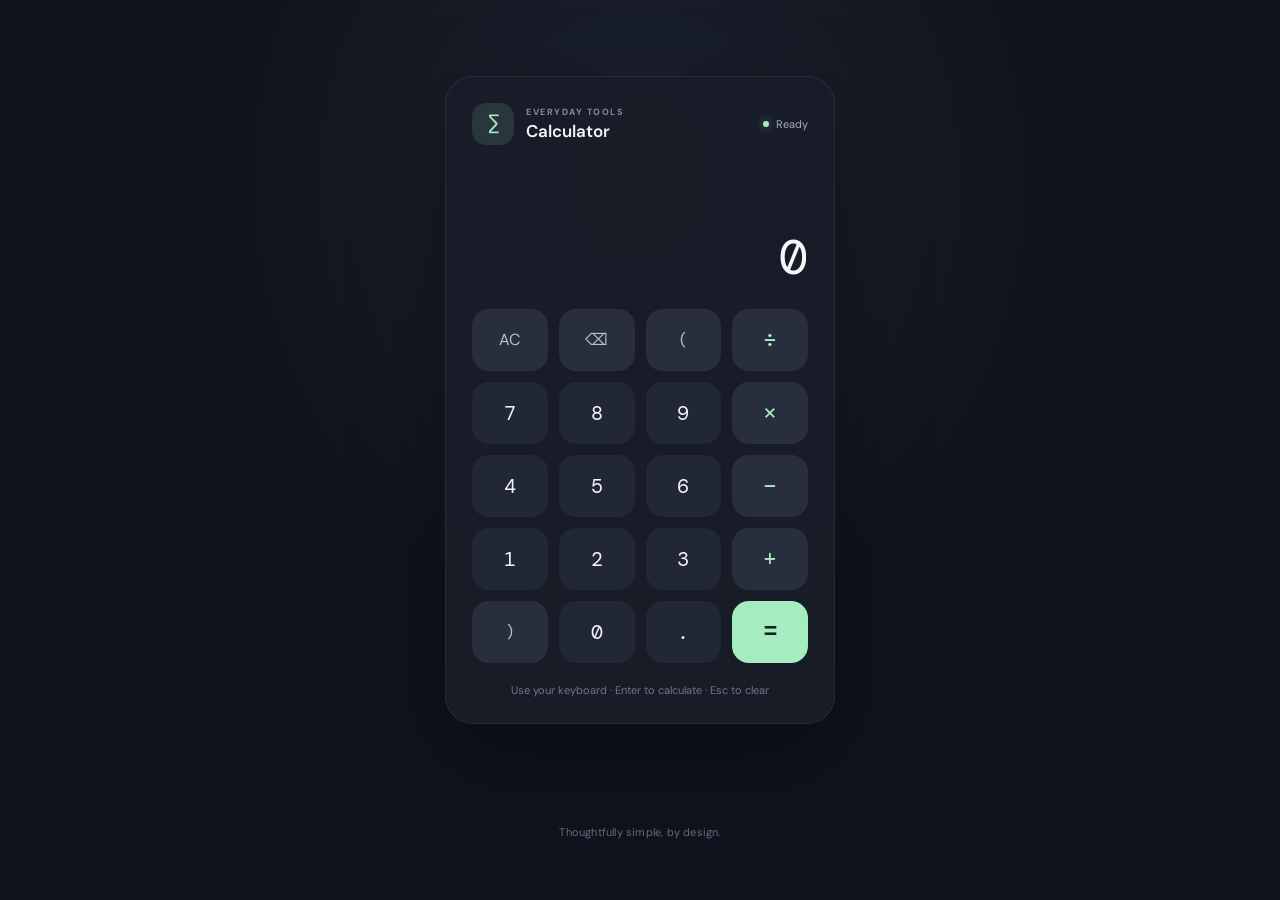
<file: static/index.html>
<!doctype html>
<html lang="en">
  <head>
    <meta charset="utf-8" />
    <meta name="viewport" content="width=device-width, initial-scale=1" />
    <meta name="theme-color" content="#10131d" />
    <title>Calculator</title>
    <link rel="stylesheet" href="/static/styles.css" />
    <script src="/static/calculator.js" defer></script>
  </head>
  <body>
    <main class="page">
      <section class="calculator" aria-label="Calculator">
        <header class="topbar">
          <div class="brand">
            <span class="brand-mark" aria-hidden="true">∑</span>
            <div>
              <p class="eyebrow">EVERYDAY TOOLS</p>
              <h1>Calculator</h1>
            </div>
          </div>
          <span class="status"><span></span> Ready</span>
        </header>

        <div class="display" aria-live="polite" aria-atomic="true">
          <div id="expression" class="expression" aria-label="Expression">&nbsp;</div>
          <output id="result" class="result" aria-label="Result">0</output>
        </div>

        <div class="keypad" aria-label="Calculator keys">
          <button class="key key-utility" data-action="clear" type="button">AC</button>
          <button class="key key-utility" data-action="backspace" type="button" aria-label="Delete last character">⌫</button>
          <button class="key key-utility" data-value="(" type="button">(</button>
          <button class="key key-operator" data-value="/" type="button" aria-label="Divide">÷</button>

          <button class="key" data-value="7" type="button">7</button>
          <button class="key" data-value="8" type="button">8</button>
          <button class="key" data-value="9" type="button">9</button>
          <button class="key key-operator" data-value="*" type="button" aria-label="Multiply">×</button>

          <button class="key" data-value="4" type="button">4</button>
          <button class="key" data-value="5" type="button">5</button>
          <button class="key" data-value="6" type="button">6</button>
          <button class="key key-operator" data-value="-" type="button" aria-label="Subtract">−</button>

          <button class="key" data-value="1" type="button">1</button>
          <button class="key" data-value="2" type="button">2</button>
          <button class="key" data-value="3" type="button">3</button>
          <button class="key key-operator" data-value="+" type="button" aria-label="Add">+</button>

          <button class="key key-utility" data-value=")" type="button">)</button>
          <button class="key" data-value="0" type="button">0</button>
          <button class="key" data-value="." type="button">.</button>
          <button class="key key-equals" data-action="calculate" type="button" aria-label="Calculate">=</button>
        </div>

        <p class="hint">Use your keyboard · Enter to calculate · Esc to clear</p>
      </section>
      <footer>Thoughtfully simple, by design.</footer>
    </main>
  </body>
</html>
</file>
<file: static/styles.css>
@import url("https://fonts.googleapis.com/css2?family=DM+Mono:wght@400;500&family=DM+Sans:wght@400;500;600;700&display=swap");

:root {
  color-scheme: dark;
  font-family: "DM Sans", sans-serif;
  background: #10131d;
  color: #f5f6fa;
  font-synthesis: none;
  text-rendering: optimizeLegibility;
  -webkit-font-smoothing: antialiased;
  --muted: #858b9d;
  --panel: #191d29;
  --key: #222735;
  --accent: #a5edc1;
}

* {
  box-sizing: border-box;
}

body {
  min-width: 320px;
  min-height: 100vh;
  margin: 0;
  background:
    radial-gradient(ellipse at 50% 20%, rgb(63 83 104 / 24%), transparent 46%),
    #10131d;
}

button {
  font: inherit;
}

.page {
  display: grid;
  min-height: 100vh;
  place-items: center;
  padding: 36px 20px 22px;
}

.calculator {
  width: min(100%, 390px);
  padding: 26px;
  border: 1px solid rgb(255 255 255 / 7%);
  border-radius: 28px;
  background: rgb(25 29 41 / 94%);
  box-shadow: 0 30px 90px rgb(0 0 0 / 34%);
}

.topbar,
.brand,
.status {
  display: flex;
  align-items: center;
}

.topbar {
  justify-content: space-between;
  margin-bottom: 28px;
}

.brand {
  gap: 12px;
}

.brand-mark {
  display: grid;
  width: 42px;
  height: 42px;
  place-items: center;
  border-radius: 14px;
  background: rgb(165 237 193 / 12%);
  color: var(--accent);
  font-size: 25px;
}

.eyebrow {
  margin: 0 0 2px;
  color: var(--muted);
  font-size: 9px;
  font-weight: 700;
  letter-spacing: 1.5px;
}

h1 {
  margin: 0;
  font-size: 17px;
  font-weight: 600;
}

.status {
  gap: 7px;
  color: #a8adbb;
  font-size: 11px;
}

.status span {
  width: 6px;
  height: 6px;
  border-radius: 50%;
  background: var(--accent);
  box-shadow: 0 0 10px rgb(165 237 193 / 55%);
}

.display {
  display: flex;
  min-height: 136px;
  flex-direction: column;
  align-items: flex-end;
  justify-content: flex-end;
  overflow: hidden;
  padding: 18px 2px 22px;
}

.expression,
.result {
  max-width: 100%;
  overflow: hidden;
  font-family: "DM Mono", monospace;
  text-overflow: ellipsis;
  white-space: nowrap;
}

.expression {
  min-height: 24px;
  color: var(--muted);
  font-size: 15px;
}

.result {
  color: #f5f6fa;
  font-size: clamp(36px, 11vw, 48px);
  letter-spacing: -2px;
  line-height: 1.2;
}

.result.error {
  color: #ff9f9f;
  font-size: 23px;
  letter-spacing: 0;
}

.keypad {
  display: grid;
  grid-template-columns: repeat(4, minmax(0, 1fr));
  gap: 11px;
}

.key {
  min-width: 0;
  height: 62px;
  border: 1px solid transparent;
  border-radius: 17px;
  background: var(--key);
  color: #f3f4f8;
  cursor: pointer;
  font-family: "DM Mono", monospace;
  font-size: 20px;
  transition: background 140ms ease, border-color 140ms ease, transform 140ms ease;
  -webkit-tap-highlight-color: transparent;
}

.key:hover {
  border-color: rgb(255 255 255 / 10%);
  background: #2a3040;
}

.key:active {
  transform: scale(0.96);
}

.key:focus-visible {
  outline: 2px solid var(--accent);
  outline-offset: 2px;
}

.key-utility {
  background: #292e3d;
  color: #b9bfcd;
  font-family: "DM Sans", sans-serif;
  font-size: 16px;
}

.key-operator {
  background: #292e3d;
  color: var(--accent);
  font-size: 23px;
}

.key-equals {
  background: var(--accent);
  color: #14251b;
  font-size: 25px;
  font-weight: 600;
}

.key-equals:hover {
  background: #b9f5ce;
}

.hint {
  margin: 20px 0 0;
  color: #707789;
  font-size: 11px;
  text-align: center;
}

footer {
  margin-top: 22px;
  color: #656b7b;
  font-size: 11px;
  letter-spacing: 0.2px;
  text-align: center;
}

@media (max-width: 420px) {
  .calculator {
    padding: 20px;
  }

  .key {
    height: 58px;
  }
}

@media (prefers-reduced-motion: reduce) {
  *,
  *::before,
  *::after {
    scroll-behavior: auto !important;
    transition-duration: 0.01ms !important;
  }
}
</file>
